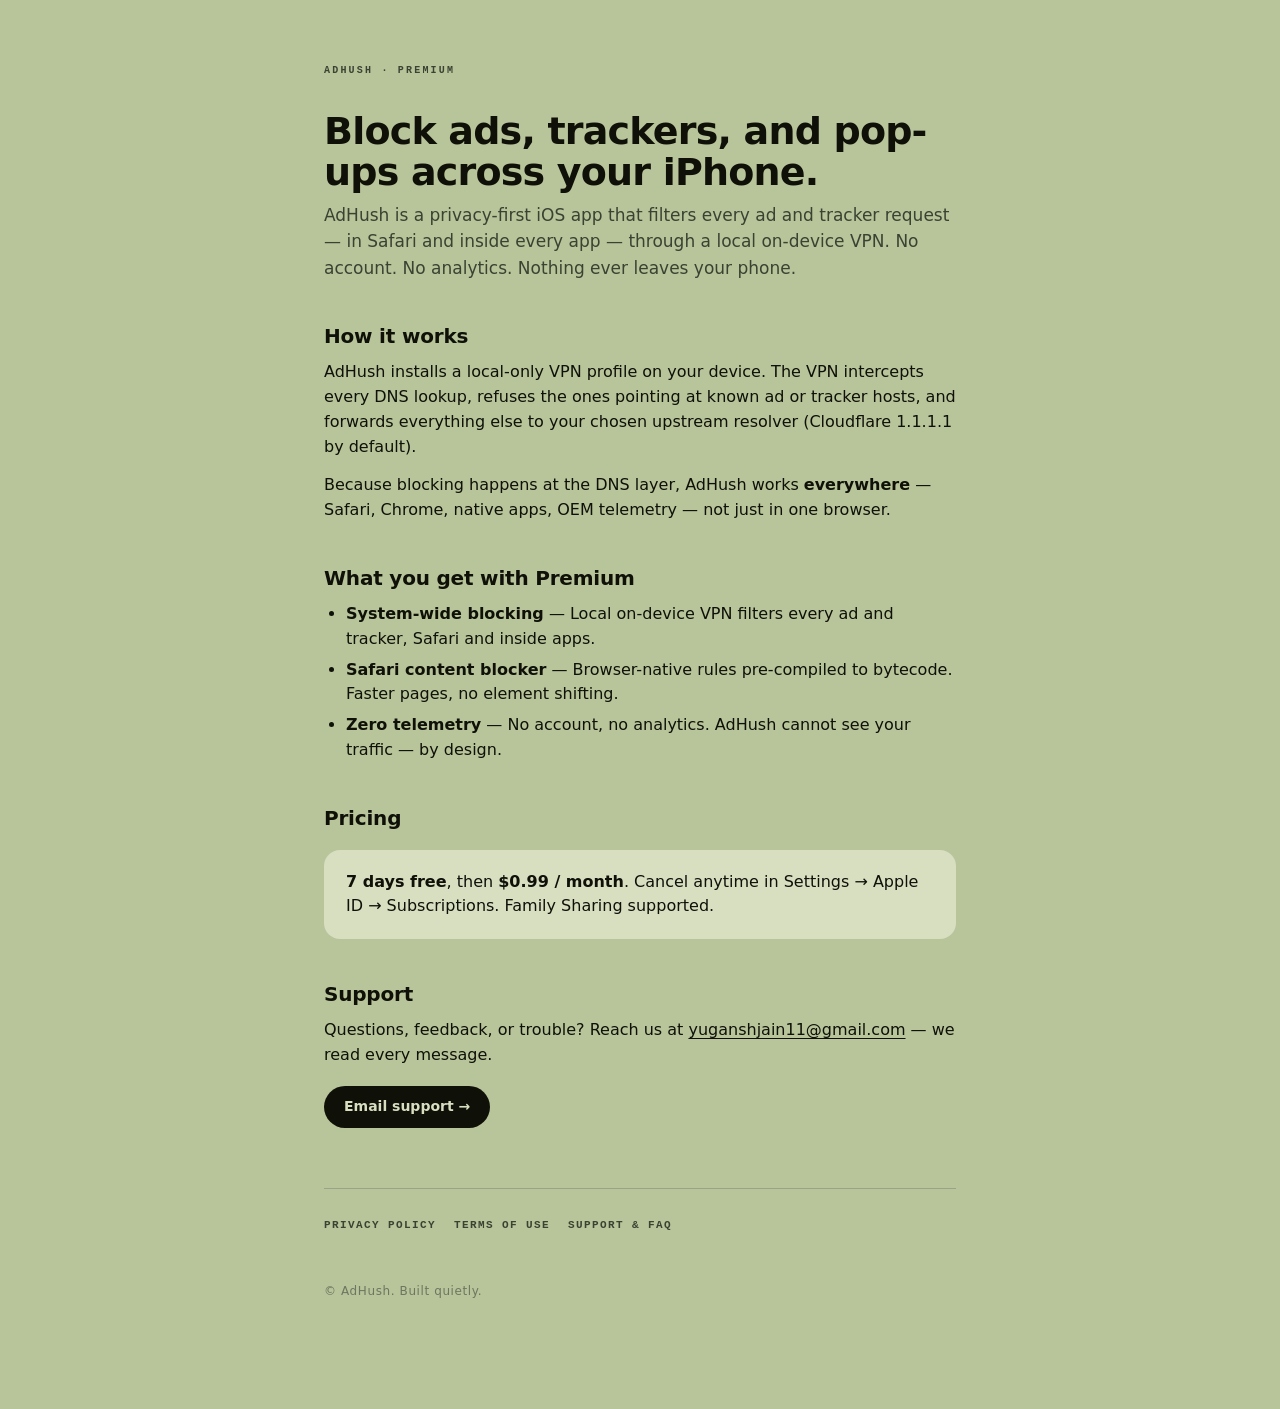
<file: index.html>
<!DOCTYPE html>
<html lang="en">
<head>
    <meta charset="UTF-8">
    <meta name="viewport" content="width=device-width, initial-scale=1.0">
    <title>AdHush — Block ads in Safari and every app</title>
    <meta name="description" content="AdHush is an iOS ad and tracker blocker. A private on-device VPN filters every ad and tracker DNS request, system-wide. Zero telemetry.">
    <link rel="stylesheet" href="style.css">
</head>
<body>
    <main class="wrap">
        <div class="chip">ADHUSH · PREMIUM</div>

        <h1>Block ads, trackers, and pop-ups across your iPhone.</h1>
        <p class="lead">AdHush is a privacy-first iOS app that filters every ad and tracker request — in Safari and inside every app — through a local on-device VPN. No account. No analytics. Nothing ever leaves your phone.</p>

        <h2>How it works</h2>
        <p>AdHush installs a local-only VPN profile on your device. The VPN intercepts every DNS lookup, refuses the ones pointing at known ad or tracker hosts, and forwards everything else to your chosen upstream resolver (Cloudflare 1.1.1.1 by default).</p>
        <p>Because blocking happens at the DNS layer, AdHush works <strong>everywhere</strong> — Safari, Chrome, native apps, OEM telemetry — not just in one browser.</p>

        <h2>What you get with Premium</h2>
        <ul>
            <li><strong>System-wide blocking</strong> — Local on-device VPN filters every ad and tracker, Safari and inside apps.</li>
            <li><strong>Safari content blocker</strong> — Browser-native rules pre-compiled to bytecode. Faster pages, no element shifting.</li>
            <li><strong>Zero telemetry</strong> — No account, no analytics. AdHush cannot see your traffic — by design.</li>
        </ul>

        <h2>Pricing</h2>
        <div class="card">
            <strong>7 days free</strong>, then <strong>$0.99 / month</strong>. Cancel anytime in Settings → Apple ID → Subscriptions. Family Sharing supported.
        </div>

        <h2>Support</h2>
        <p>Questions, feedback, or trouble? Reach us at <a href="mailto:yuganshjain11@gmail.com">yuganshjain11@gmail.com</a> — we read every message.</p>
        <p><a class="pill" href="mailto:yuganshjain11@gmail.com">Email support →</a></p>

        <nav class="nav">
            <a href="privacy.html">Privacy Policy</a>
            <a href="terms.html">Terms of Use</a>
            <a href="support.html">Support &amp; FAQ</a>
        </nav>

        <p class="footer">© AdHush. Built quietly.</p>
    </main>
</body>
</html>
</file>
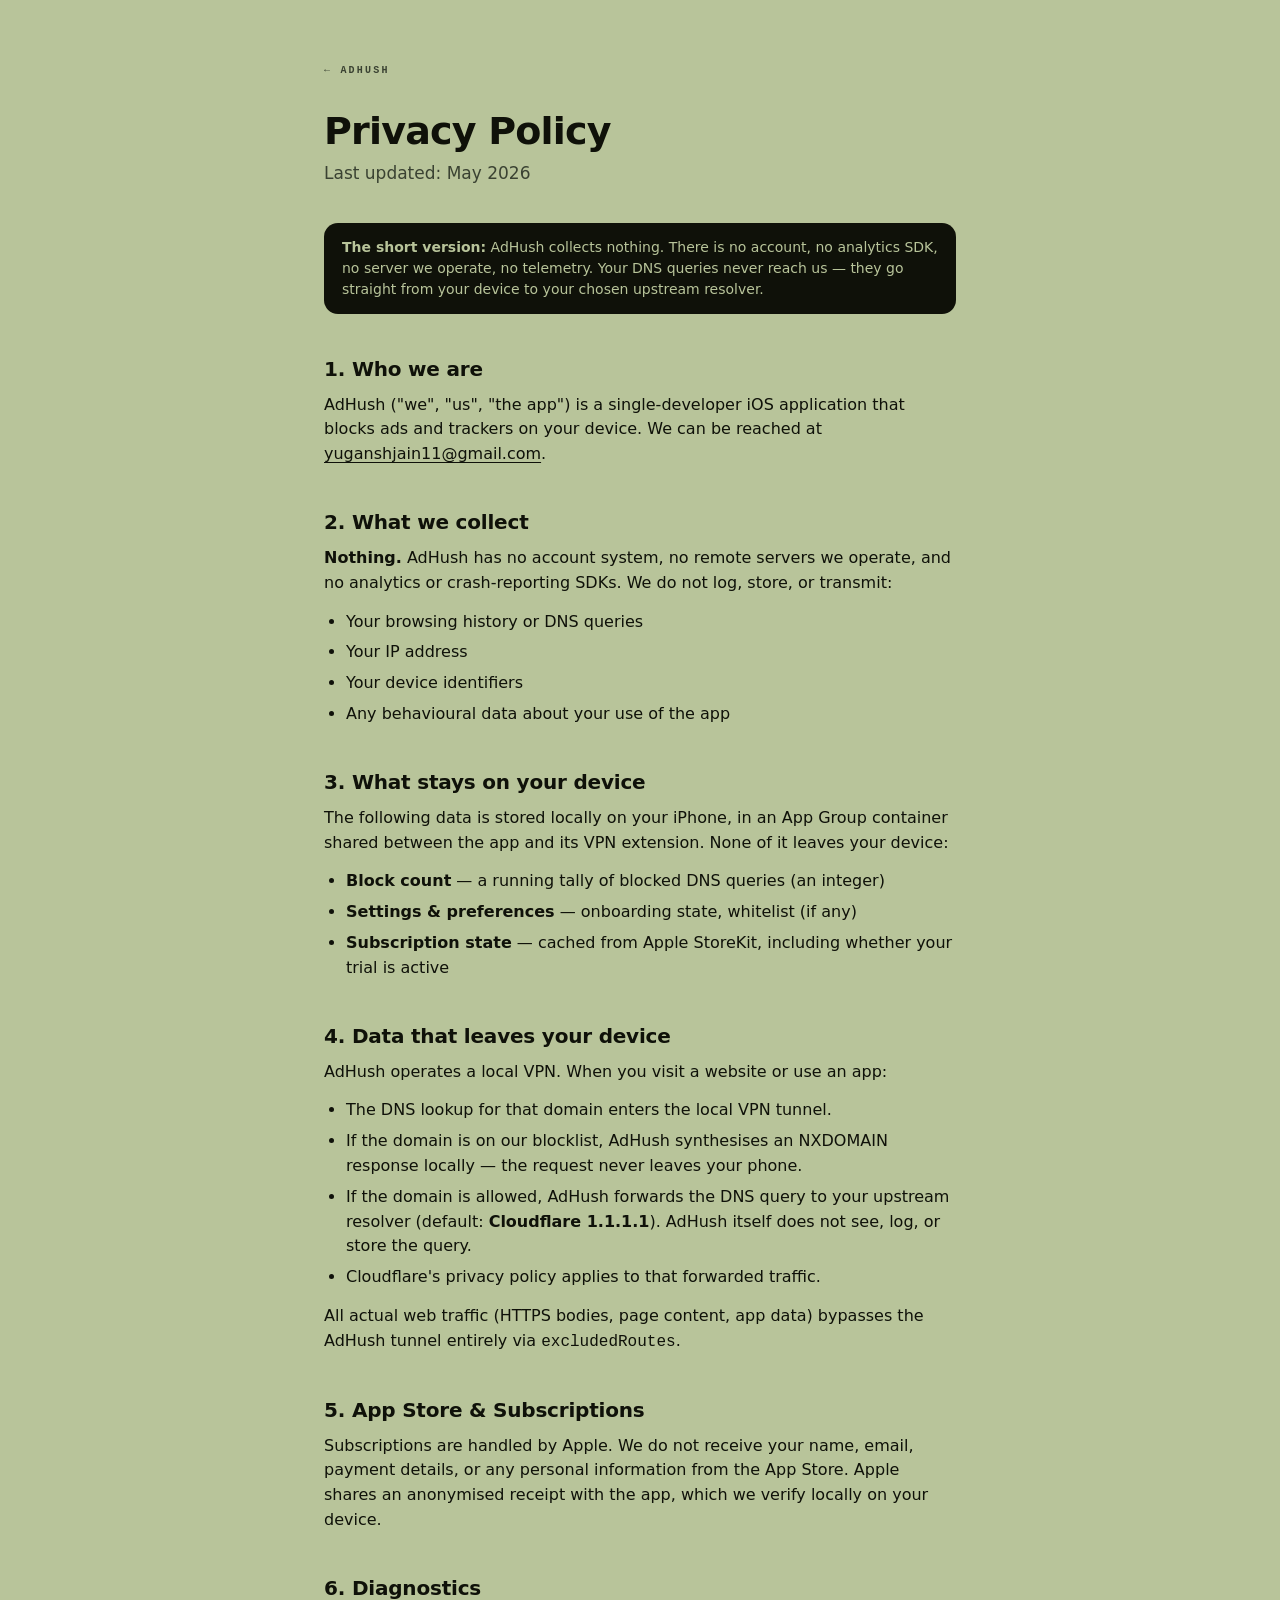
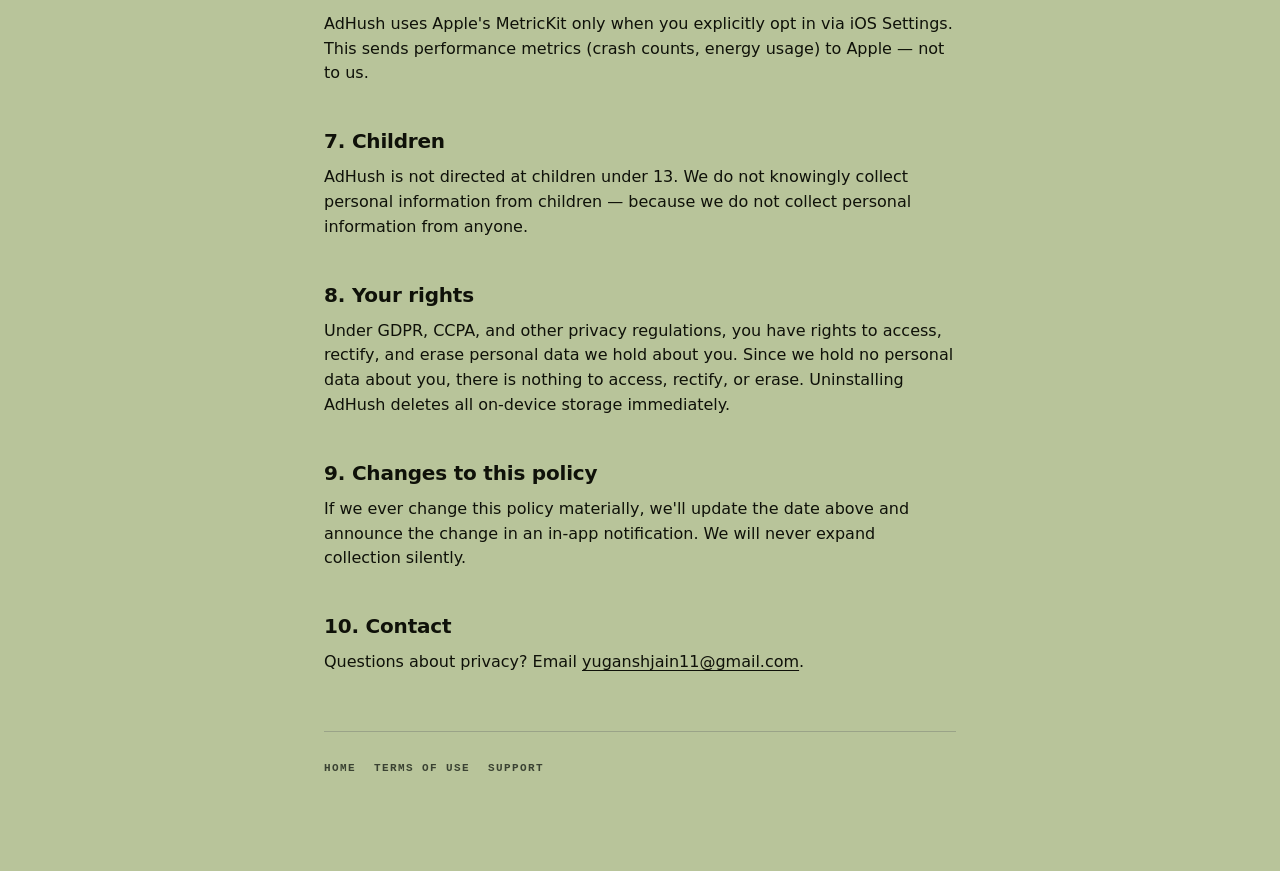
<file: privacy.html>
<!DOCTYPE html>
<html lang="en">
<head>
    <meta charset="UTF-8">
    <meta name="viewport" content="width=device-width, initial-scale=1.0">
    <title>Privacy Policy — AdHush</title>
    <link rel="stylesheet" href="style.css">
</head>
<body>
    <main class="wrap">
        <div class="chip"><a href="index.html">← ADHUSH</a></div>

        <h1>Privacy Policy</h1>
        <p class="lead">Last updated: May 2026</p>

        <div class="callout">
            <strong>The short version:</strong> AdHush collects nothing. There is no account, no analytics SDK, no server we operate, no telemetry. Your DNS queries never reach us — they go straight from your device to your chosen upstream resolver.
        </div>

        <h2>1. Who we are</h2>
        <p>AdHush ("we", "us", "the app") is a single-developer iOS application that blocks ads and trackers on your device. We can be reached at <a href="mailto:yuganshjain11@gmail.com">yuganshjain11@gmail.com</a>.</p>

        <h2>2. What we collect</h2>
        <p><strong>Nothing.</strong> AdHush has no account system, no remote servers we operate, and no analytics or crash-reporting SDKs. We do not log, store, or transmit:</p>
        <ul>
            <li>Your browsing history or DNS queries</li>
            <li>Your IP address</li>
            <li>Your device identifiers</li>
            <li>Any behavioural data about your use of the app</li>
        </ul>

        <h2>3. What stays on your device</h2>
        <p>The following data is stored locally on your iPhone, in an App Group container shared between the app and its VPN extension. None of it leaves your device:</p>
        <ul>
            <li><strong>Block count</strong> — a running tally of blocked DNS queries (an integer)</li>
            <li><strong>Settings &amp; preferences</strong> — onboarding state, whitelist (if any)</li>
            <li><strong>Subscription state</strong> — cached from Apple StoreKit, including whether your trial is active</li>
        </ul>

        <h2>4. Data that leaves your device</h2>
        <p>AdHush operates a local VPN. When you visit a website or use an app:</p>
        <ul>
            <li>The DNS lookup for that domain enters the local VPN tunnel.</li>
            <li>If the domain is on our blocklist, AdHush synthesises an NXDOMAIN response locally — the request never leaves your phone.</li>
            <li>If the domain is allowed, AdHush forwards the DNS query to your upstream resolver (default: <strong>Cloudflare 1.1.1.1</strong>). AdHush itself does not see, log, or store the query.</li>
            <li>Cloudflare's privacy policy applies to that forwarded traffic.</li>
        </ul>
        <p>All actual web traffic (HTTPS bodies, page content, app data) bypasses the AdHush tunnel entirely via <code>excludedRoutes</code>.</p>

        <h2>5. App Store &amp; Subscriptions</h2>
        <p>Subscriptions are handled by Apple. We do not receive your name, email, payment details, or any personal information from the App Store. Apple shares an anonymised receipt with the app, which we verify locally on your device.</p>

        <h2>6. Diagnostics</h2>
        <p>AdHush uses Apple's MetricKit only when you explicitly opt in via iOS Settings. This sends performance metrics (crash counts, energy usage) to Apple — not to us.</p>

        <h2>7. Children</h2>
        <p>AdHush is not directed at children under 13. We do not knowingly collect personal information from children — because we do not collect personal information from anyone.</p>

        <h2>8. Your rights</h2>
        <p>Under GDPR, CCPA, and other privacy regulations, you have rights to access, rectify, and erase personal data we hold about you. Since we hold no personal data about you, there is nothing to access, rectify, or erase. Uninstalling AdHush deletes all on-device storage immediately.</p>

        <h2>9. Changes to this policy</h2>
        <p>If we ever change this policy materially, we'll update the date above and announce the change in an in-app notification. We will never expand collection silently.</p>

        <h2>10. Contact</h2>
        <p>Questions about privacy? Email <a href="mailto:yuganshjain11@gmail.com">yuganshjain11@gmail.com</a>.</p>

        <nav class="nav">
            <a href="index.html">Home</a>
            <a href="terms.html">Terms of Use</a>
            <a href="support.html">Support</a>
        </nav>
    </main>
</body>
</html>
</file>
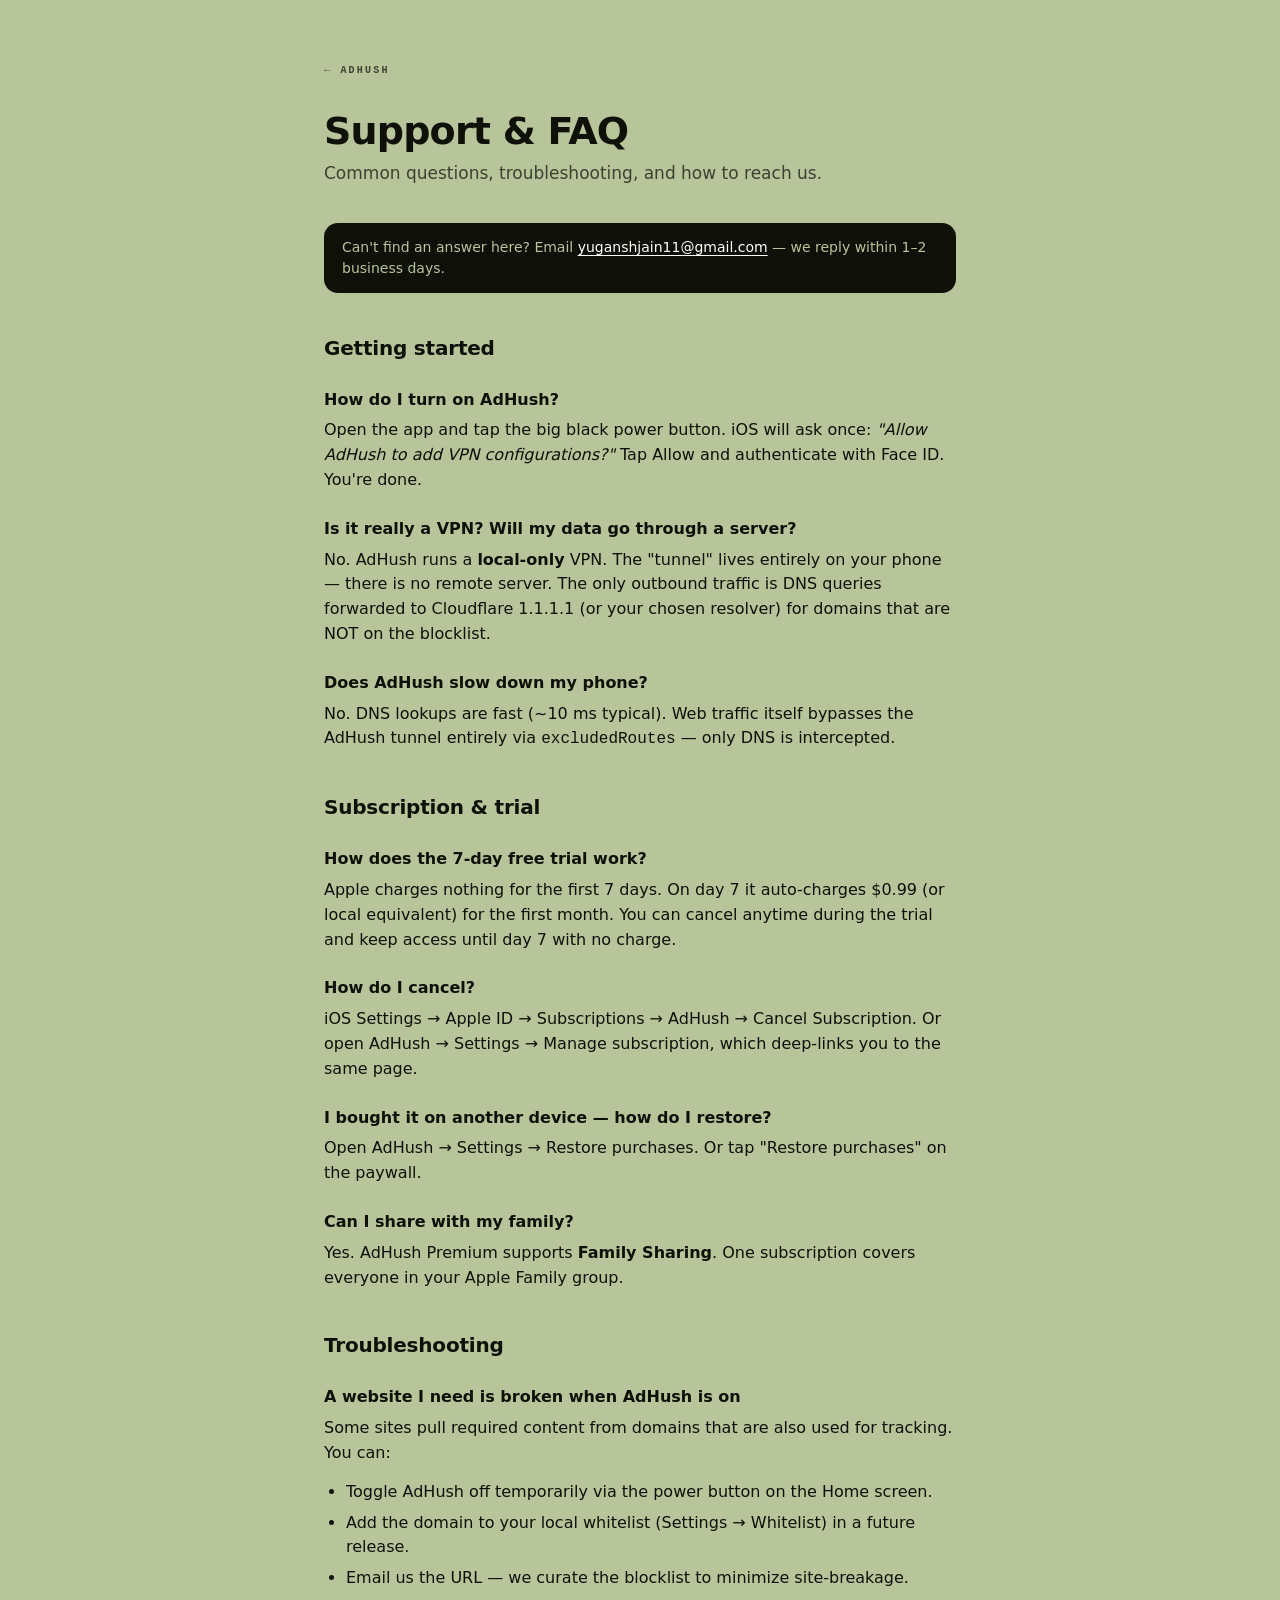
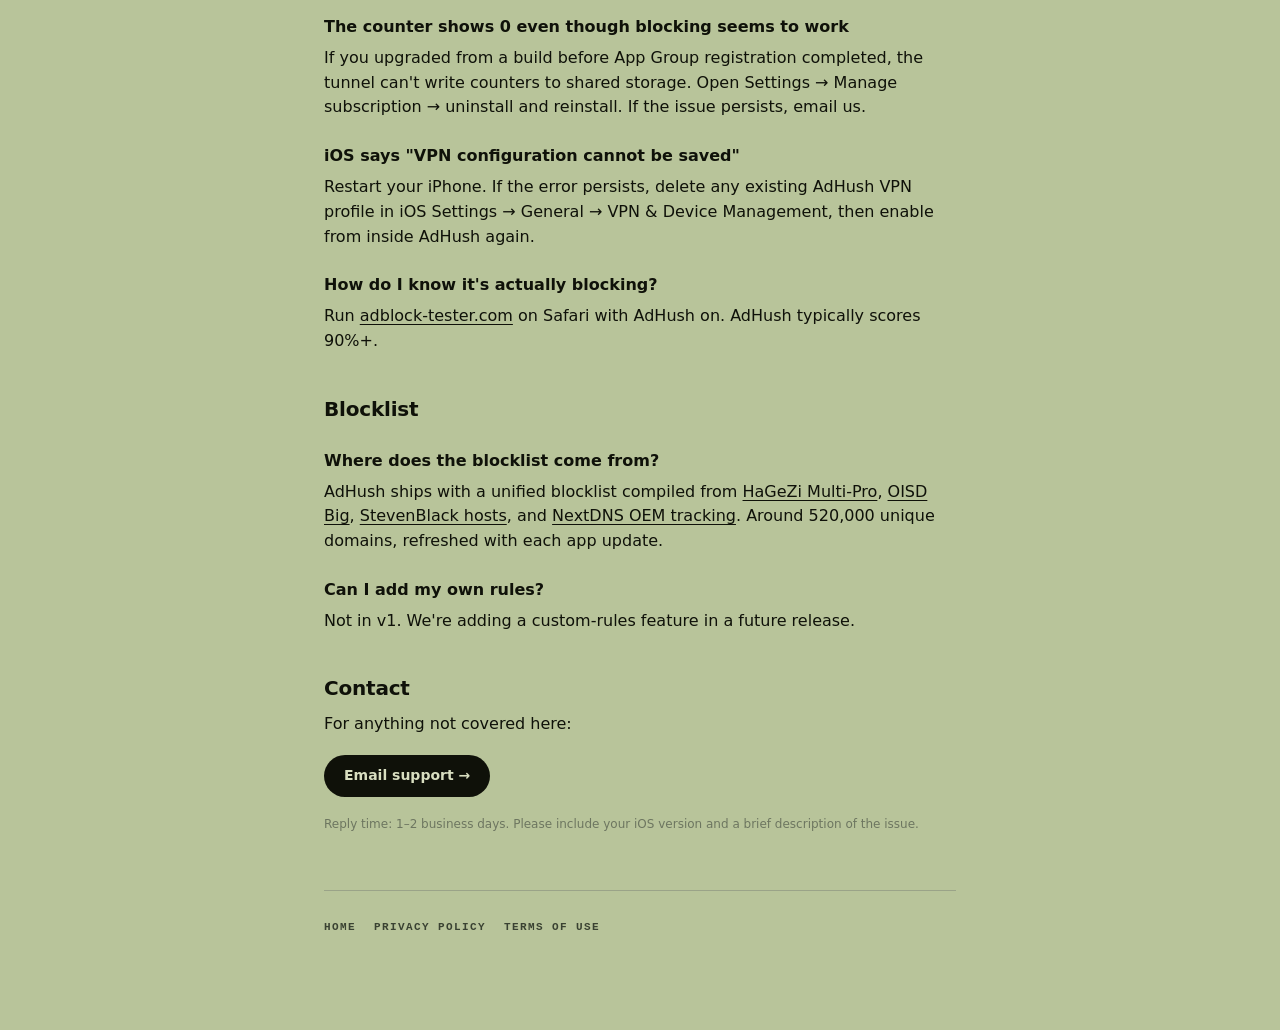
<file: support.html>
<!DOCTYPE html>
<html lang="en">
<head>
    <meta charset="UTF-8">
    <meta name="viewport" content="width=device-width, initial-scale=1.0">
    <title>Support &amp; FAQ — AdHush</title>
    <link rel="stylesheet" href="style.css">
</head>
<body>
    <main class="wrap">
        <div class="chip"><a href="index.html">← ADHUSH</a></div>

        <h1>Support &amp; FAQ</h1>
        <p class="lead">Common questions, troubleshooting, and how to reach us.</p>

        <div class="callout">
            Can't find an answer here? Email <a href="mailto:yuganshjain11@gmail.com" style="color:#fff">yuganshjain11@gmail.com</a> — we reply within 1–2 business days.
        </div>

        <h2>Getting started</h2>
        <h3>How do I turn on AdHush?</h3>
        <p>Open the app and tap the big black power button. iOS will ask once: <em>"Allow AdHush to add VPN configurations?"</em> Tap Allow and authenticate with Face ID. You're done.</p>

        <h3>Is it really a VPN? Will my data go through a server?</h3>
        <p>No. AdHush runs a <strong>local-only</strong> VPN. The "tunnel" lives entirely on your phone — there is no remote server. The only outbound traffic is DNS queries forwarded to Cloudflare 1.1.1.1 (or your chosen resolver) for domains that are NOT on the blocklist.</p>

        <h3>Does AdHush slow down my phone?</h3>
        <p>No. DNS lookups are fast (~10 ms typical). Web traffic itself bypasses the AdHush tunnel entirely via <code>excludedRoutes</code> — only DNS is intercepted.</p>

        <h2>Subscription &amp; trial</h2>
        <h3>How does the 7-day free trial work?</h3>
        <p>Apple charges nothing for the first 7 days. On day 7 it auto-charges $0.99 (or local equivalent) for the first month. You can cancel anytime during the trial and keep access until day 7 with no charge.</p>

        <h3>How do I cancel?</h3>
        <p>iOS Settings → Apple ID → Subscriptions → AdHush → Cancel Subscription. Or open AdHush → Settings → Manage subscription, which deep-links you to the same page.</p>

        <h3>I bought it on another device — how do I restore?</h3>
        <p>Open AdHush → Settings → Restore purchases. Or tap "Restore purchases" on the paywall.</p>

        <h3>Can I share with my family?</h3>
        <p>Yes. AdHush Premium supports <strong>Family Sharing</strong>. One subscription covers everyone in your Apple Family group.</p>

        <h2>Troubleshooting</h2>
        <h3>A website I need is broken when AdHush is on</h3>
        <p>Some sites pull required content from domains that are also used for tracking. You can:</p>
        <ul>
            <li>Toggle AdHush off temporarily via the power button on the Home screen.</li>
            <li>Add the domain to your local whitelist (Settings → Whitelist) in a future release.</li>
            <li>Email us the URL — we curate the blocklist to minimize site-breakage.</li>
        </ul>

        <h3>The counter shows 0 even though blocking seems to work</h3>
        <p>If you upgraded from a build before App Group registration completed, the tunnel can't write counters to shared storage. Open Settings → Manage subscription → uninstall and reinstall. If the issue persists, email us.</p>

        <h3>iOS says "VPN configuration cannot be saved"</h3>
        <p>Restart your iPhone. If the error persists, delete any existing AdHush VPN profile in iOS Settings → General → VPN &amp; Device Management, then enable from inside AdHush again.</p>

        <h3>How do I know it's actually blocking?</h3>
        <p>Run <a href="https://adblock-tester.com" target="_blank" rel="noopener">adblock-tester.com</a> on Safari with AdHush on. AdHush typically scores 90%+.</p>

        <h2>Blocklist</h2>
        <h3>Where does the blocklist come from?</h3>
        <p>AdHush ships with a unified blocklist compiled from <a href="https://github.com/hagezi/dns-blocklists" target="_blank" rel="noopener">HaGeZi Multi-Pro</a>, <a href="https://oisd.nl" target="_blank" rel="noopener">OISD Big</a>, <a href="https://github.com/StevenBlack/hosts" target="_blank" rel="noopener">StevenBlack hosts</a>, and <a href="https://github.com/nextdns/native-tracking-domains" target="_blank" rel="noopener">NextDNS OEM tracking</a>. Around 520,000 unique domains, refreshed with each app update.</p>

        <h3>Can I add my own rules?</h3>
        <p>Not in v1. We're adding a custom-rules feature in a future release.</p>

        <h2>Contact</h2>
        <p>For anything not covered here:</p>
        <p><a class="pill" href="mailto:yuganshjain11@gmail.com">Email support →</a></p>
        <p class="muted">Reply time: 1–2 business days. Please include your iOS version and a brief description of the issue.</p>

        <nav class="nav">
            <a href="index.html">Home</a>
            <a href="privacy.html">Privacy Policy</a>
            <a href="terms.html">Terms of Use</a>
        </nav>
    </main>
</body>
</html>
</file>
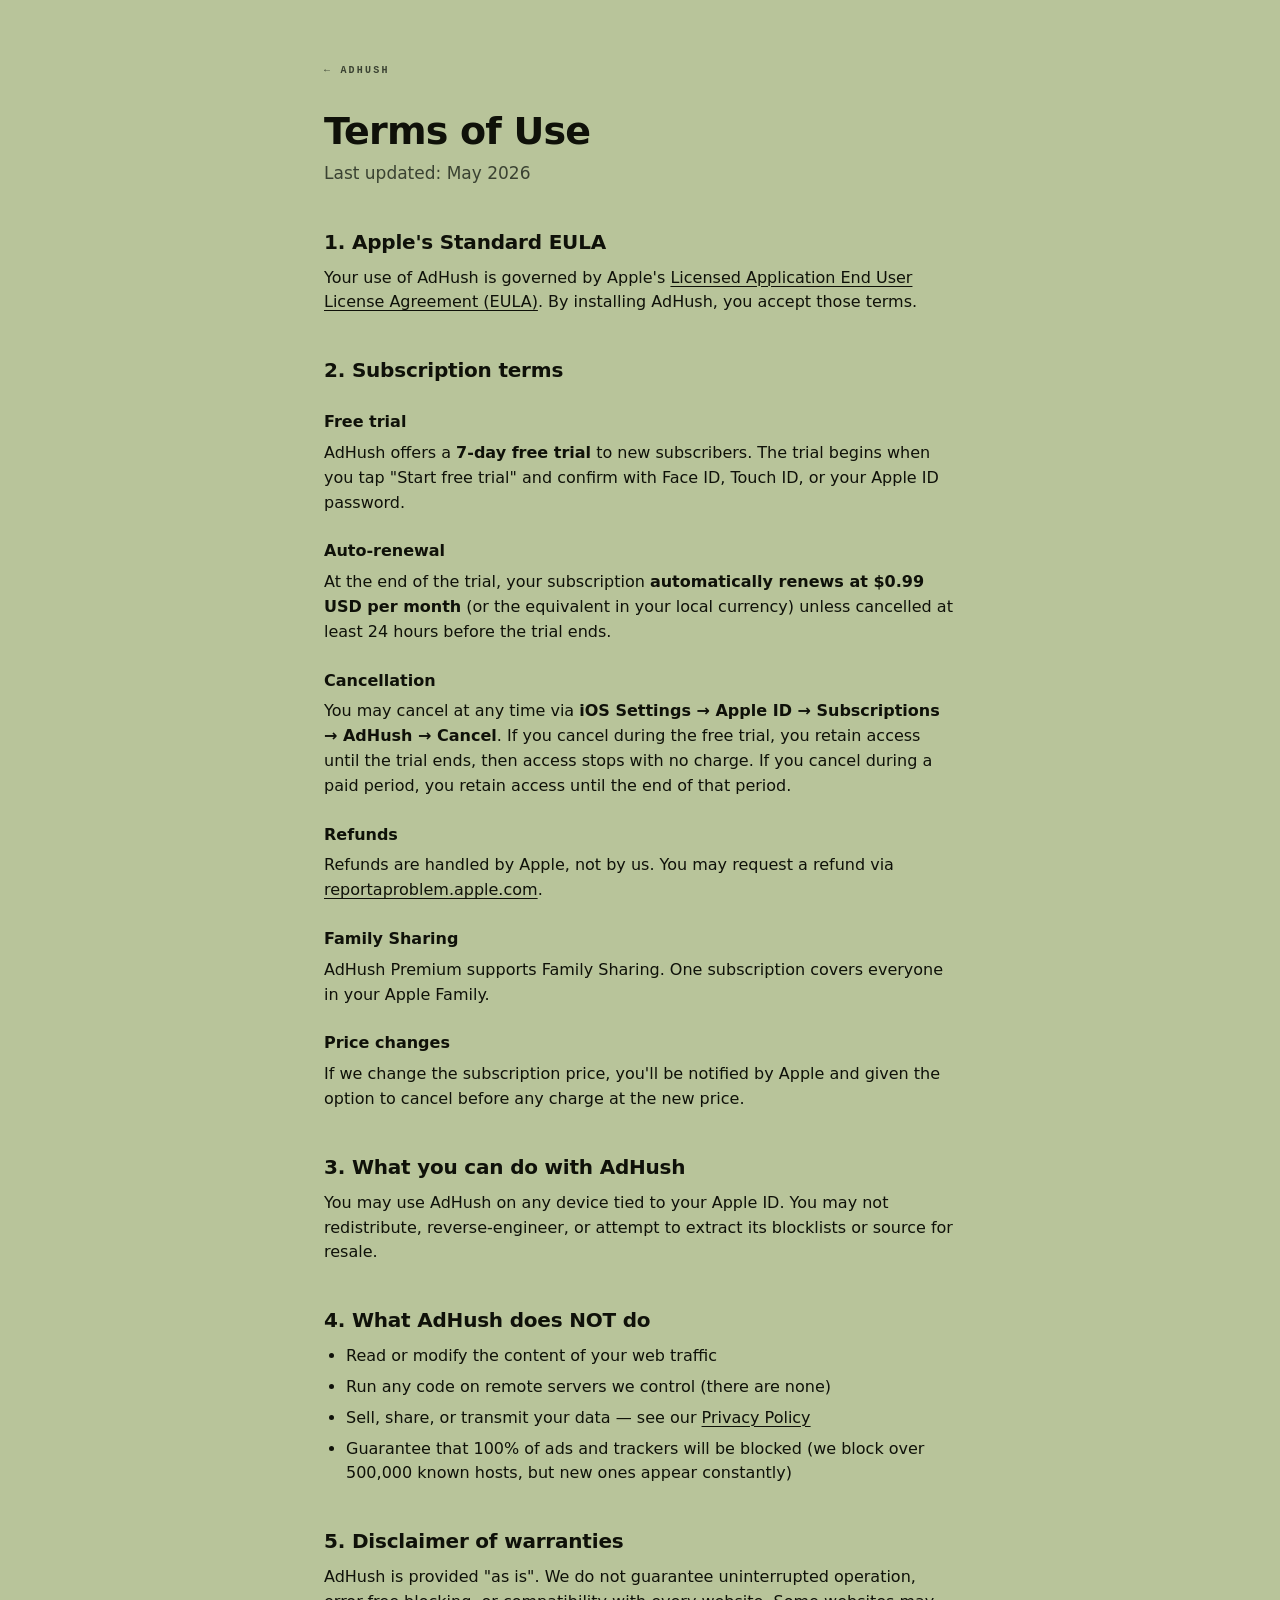
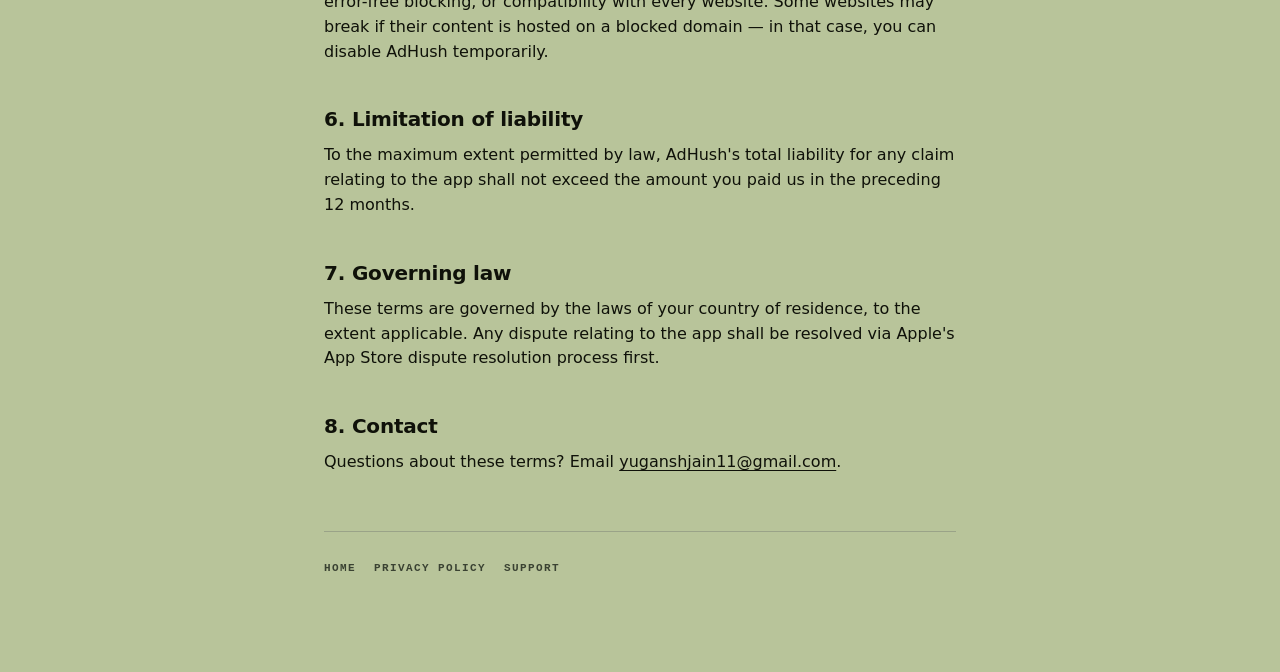
<file: terms.html>
<!DOCTYPE html>
<html lang="en">
<head>
    <meta charset="UTF-8">
    <meta name="viewport" content="width=device-width, initial-scale=1.0">
    <title>Terms of Use — AdHush</title>
    <link rel="stylesheet" href="style.css">
</head>
<body>
    <main class="wrap">
        <div class="chip"><a href="index.html">← ADHUSH</a></div>

        <h1>Terms of Use</h1>
        <p class="lead">Last updated: May 2026</p>

        <h2>1. Apple's Standard EULA</h2>
        <p>Your use of AdHush is governed by Apple's <a href="https://www.apple.com/legal/internet-services/itunes/dev/stdeula/" target="_blank" rel="noopener">Licensed Application End User License Agreement (EULA)</a>. By installing AdHush, you accept those terms.</p>

        <h2>2. Subscription terms</h2>
        <h3>Free trial</h3>
        <p>AdHush offers a <strong>7-day free trial</strong> to new subscribers. The trial begins when you tap "Start free trial" and confirm with Face ID, Touch ID, or your Apple ID password.</p>
        <h3>Auto-renewal</h3>
        <p>At the end of the trial, your subscription <strong>automatically renews at $0.99 USD per month</strong> (or the equivalent in your local currency) unless cancelled at least 24 hours before the trial ends.</p>
        <h3>Cancellation</h3>
        <p>You may cancel at any time via <strong>iOS Settings → Apple ID → Subscriptions → AdHush → Cancel</strong>. If you cancel during the free trial, you retain access until the trial ends, then access stops with no charge. If you cancel during a paid period, you retain access until the end of that period.</p>
        <h3>Refunds</h3>
        <p>Refunds are handled by Apple, not by us. You may request a refund via <a href="https://reportaproblem.apple.com" target="_blank" rel="noopener">reportaproblem.apple.com</a>.</p>
        <h3>Family Sharing</h3>
        <p>AdHush Premium supports Family Sharing. One subscription covers everyone in your Apple Family.</p>
        <h3>Price changes</h3>
        <p>If we change the subscription price, you'll be notified by Apple and given the option to cancel before any charge at the new price.</p>

        <h2>3. What you can do with AdHush</h2>
        <p>You may use AdHush on any device tied to your Apple ID. You may not redistribute, reverse-engineer, or attempt to extract its blocklists or source for resale.</p>

        <h2>4. What AdHush does NOT do</h2>
        <ul>
            <li>Read or modify the content of your web traffic</li>
            <li>Run any code on remote servers we control (there are none)</li>
            <li>Sell, share, or transmit your data — see our <a href="privacy.html">Privacy Policy</a></li>
            <li>Guarantee that 100% of ads and trackers will be blocked (we block over 500,000 known hosts, but new ones appear constantly)</li>
        </ul>

        <h2>5. Disclaimer of warranties</h2>
        <p>AdHush is provided "as is". We do not guarantee uninterrupted operation, error-free blocking, or compatibility with every website. Some websites may break if their content is hosted on a blocked domain — in that case, you can disable AdHush temporarily.</p>

        <h2>6. Limitation of liability</h2>
        <p>To the maximum extent permitted by law, AdHush's total liability for any claim relating to the app shall not exceed the amount you paid us in the preceding 12 months.</p>

        <h2>7. Governing law</h2>
        <p>These terms are governed by the laws of your country of residence, to the extent applicable. Any dispute relating to the app shall be resolved via Apple's App Store dispute resolution process first.</p>

        <h2>8. Contact</h2>
        <p>Questions about these terms? Email <a href="mailto:yuganshjain11@gmail.com">yuganshjain11@gmail.com</a>.</p>

        <nav class="nav">
            <a href="index.html">Home</a>
            <a href="privacy.html">Privacy Policy</a>
            <a href="support.html">Support</a>
        </nav>
    </main>
</body>
</html>
</file>
<file: style.css>
/* AdHush hosted pages — sage palette to match the app */
:root {
    --sage: #B8C49A;
    --sage-raised: #C9D2AC;
    --sage-surface: #D8DEC0;
    --ink: #0F1109;
    --ink-secondary: #3A4232;
    --ink-tertiary: #6D7660;
    --rule: #9AA388;
}

* { box-sizing: border-box; }

html, body {
    margin: 0;
    padding: 0;
    background: var(--sage);
    color: var(--ink);
    font-family: -apple-system, BlinkMacSystemFont, "SF Pro Text", "Helvetica Neue", system-ui, sans-serif;
    line-height: 1.55;
    font-size: 16px;
    -webkit-font-smoothing: antialiased;
}

.wrap {
    max-width: 680px;
    margin: 0 auto;
    padding: 56px 24px 96px;
}

.chip {
    display: inline-block;
    font-size: 10px;
    font-weight: 700;
    letter-spacing: 2.2px;
    color: var(--ink-secondary);
    margin-bottom: 32px;
    text-transform: uppercase;
    text-decoration: none;
    font-family: ui-monospace, "SF Mono", Menlo, monospace;
}
.chip a { color: var(--ink-secondary); text-decoration: none; }
.chip a:hover { color: var(--ink); }

h1 {
    font-size: 38px;
    font-weight: 800;
    letter-spacing: -0.8px;
    line-height: 1.1;
    margin: 0 0 8px;
}

.lead {
    font-size: 17px;
    color: var(--ink-secondary);
    margin: 0 0 36px;
}

h2 {
    font-size: 20px;
    font-weight: 700;
    letter-spacing: -0.2px;
    margin: 40px 0 8px;
}

h3 {
    font-size: 16px;
    font-weight: 600;
    margin: 24px 0 6px;
}

p, ul, ol {
    color: var(--ink);
    margin: 0 0 14px;
}
ul, ol { padding-left: 22px; }
li { margin-bottom: 6px; }

a {
    color: var(--ink);
    text-decoration: underline;
    text-underline-offset: 3px;
    text-decoration-thickness: 1px;
}
a:hover { text-decoration-thickness: 2px; }

hr {
    border: 0;
    border-top: 1px solid var(--rule);
    margin: 36px 0;
}

.card {
    background: var(--sage-surface);
    border-radius: 16px;
    padding: 20px 22px;
    margin: 16px 0;
}

.callout {
    background: var(--ink);
    color: var(--sage);
    border-radius: 14px;
    padding: 14px 18px;
    font-size: 14px;
    line-height: 1.5;
}

.pill {
    display: inline-block;
    background: var(--ink);
    color: var(--sage-surface);
    padding: 10px 20px;
    border-radius: 999px;
    text-decoration: none;
    font-weight: 600;
    font-size: 14px;
    margin: 4px 0;
}
.pill:hover { background: #000; }

.muted {
    color: var(--ink-tertiary);
    font-size: 12px;
}

.nav {
    display: flex;
    gap: 18px;
    margin-top: 56px;
    padding-top: 28px;
    border-top: 1px solid var(--rule);
    font-family: ui-monospace, "SF Mono", Menlo, monospace;
    font-size: 11px;
    font-weight: 600;
    letter-spacing: 1.4px;
    text-transform: uppercase;
}
.nav a { color: var(--ink-secondary); text-decoration: none; }
.nav a:hover { color: var(--ink); }

.footer {
    margin-top: 48px;
    color: var(--ink-tertiary);
    font-size: 12px;
    letter-spacing: 0.6px;
}

@media (prefers-color-scheme: dark) {
    :root {
        --sage: #1A1E15;
        --sage-raised: #232820;
        --sage-surface: #2A2F26;
        --ink: #F1EEDC;
        --ink-secondary: #B7B79C;
        --ink-tertiary: #83876E;
        --rule: #3D4234;
    }
}
</file>
